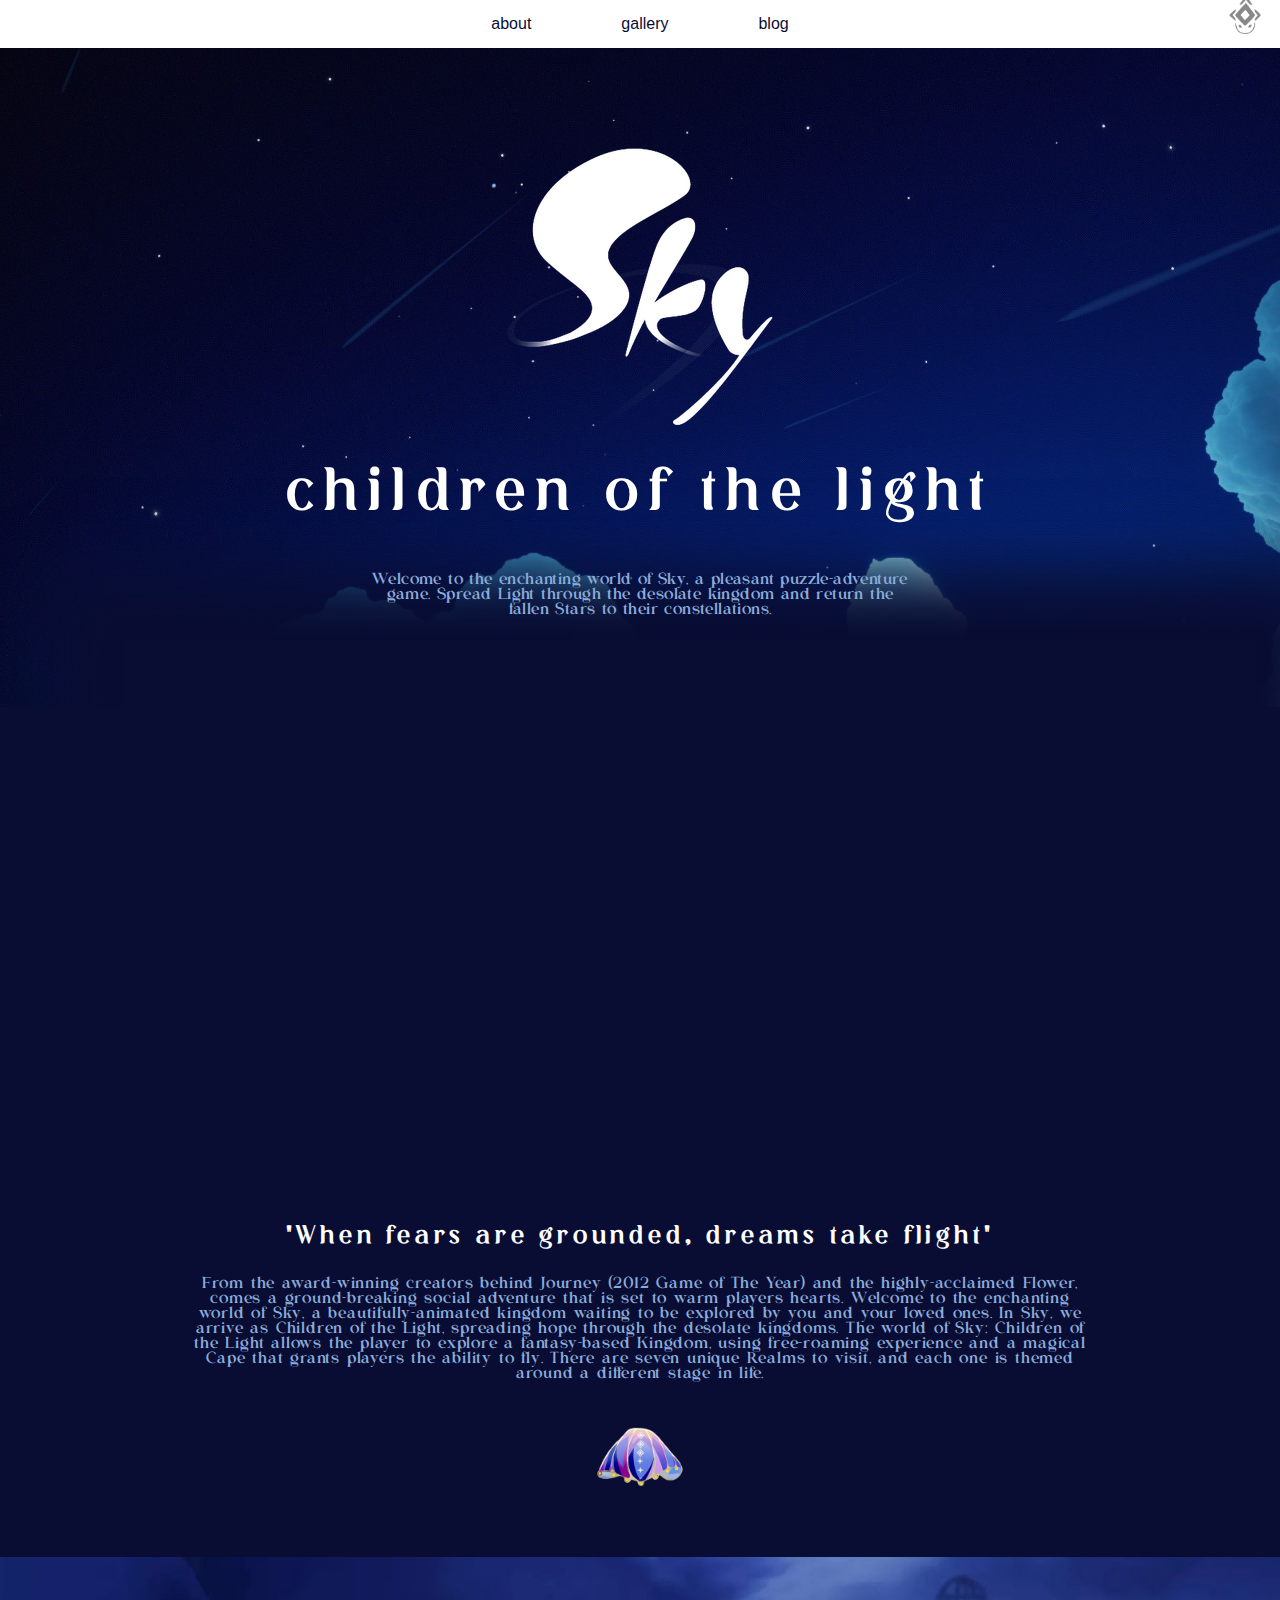
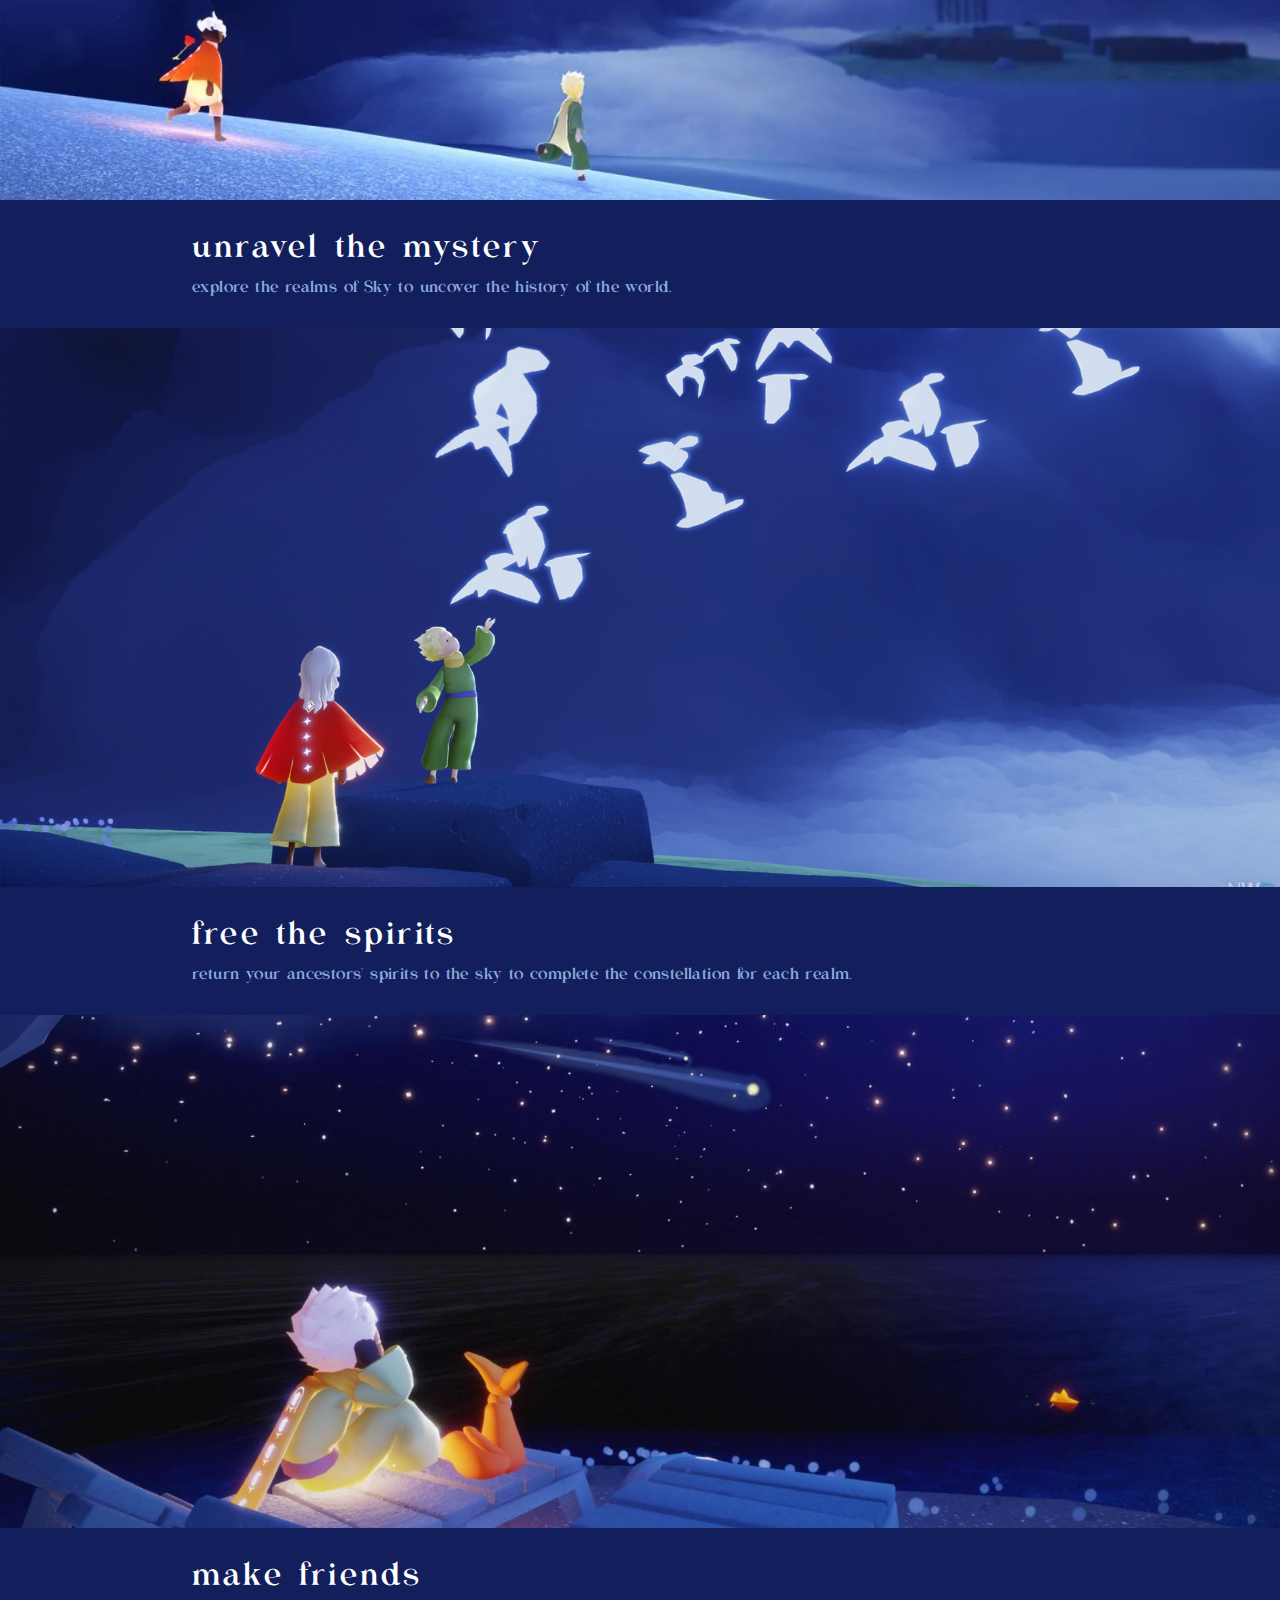
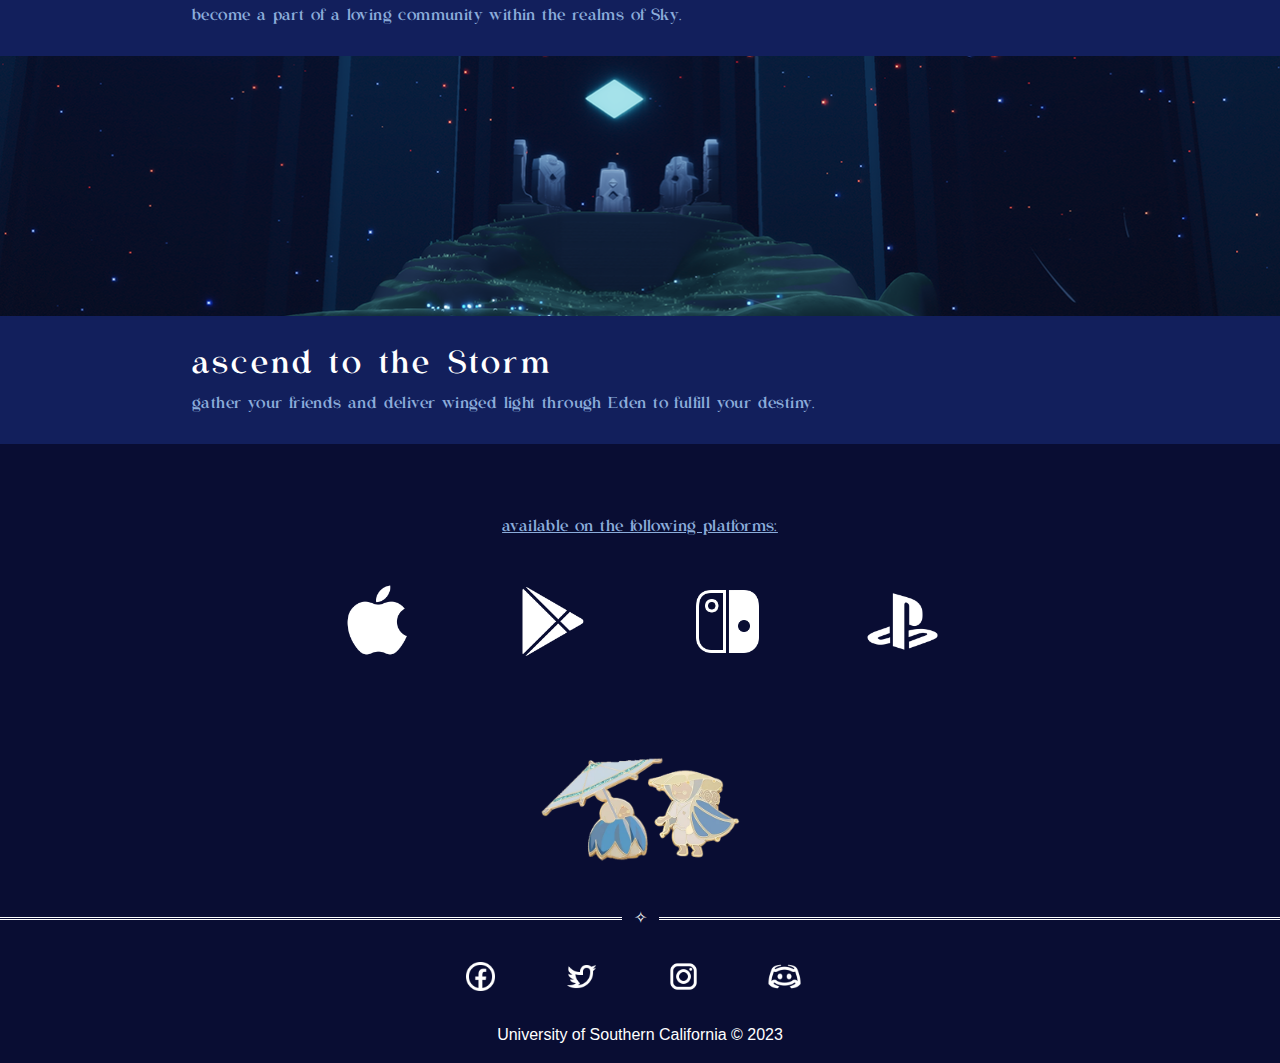
<file: index.html>
<!DOCTYPE html>
<html>
  <head>
    <title>Sky Children of the Light Fansite</title>
    <meta charset="UTF-8" />
    <meta name="viewport" content="width=device-width, initial-scale=1" />
    <link rel="stylesheet" href="about.css" />
    <link rel="stylesheet" href="sitewide.css" />
    <link
      rel="stylesheet"
      href="https://fonts.googleapis.com/css?family=Inconsolata"
    />
    <style>
      @media (max-width: 1623px) {
        .header-description {
          top: 55%;
        }
      }
    </style>
  </head>

  <body>
    <div class="navbar">
      <a class="def-button" href="index.html"> about </a>

      <a class="def-button" href="gallery.html"> gallery </a>
      <a class="def-button" href="blog.html"> blog </a>
      <button class="log-button" id="logout-button">
        <img
          src="img/icon-png/Elder-Mask-Icon-Forest-Morybel-0146.webp"
          alt=""
        />
      </button>
    </div>
    <div class="main">
      <div class="center">
        <img src="img/sky logo.png" alt="sky logo" />

        <h4>children of the light</h4>
        <span class="main-desc"
          >Welcome to the enchanting world of Sky, a pleasant puzzle-adventure
          game. Spread Light through the desolate kingdom and return the fallen
          Stars to their constellations.
        </span>
      </div>

      <div class="contents">
        <iframe
          src="https://www.youtube.com/embed/IsbrHWMZXn4"
          title="YouTube video player"
          frameborder="0"
          allow="accelerometer; autoplay; clipboard-write; encrypted-media; gyroscope; picture-in-picture; web-share"
          allowfullscreen
        ></iframe>

        <h5>"When fears are grounded, dreams take flight"</h5>
        <span class="sum"
          >From the award-winning creators behind Journey (2012 Game of The
          Year) and the highly-acclaimed Flower, comes a ground-breaking social
          adventure that is set to warm players hearts. Welcome to the
          enchanting world of Sky, a beautifully-animated kingdom waiting to be
          explored by you and your loved ones. In Sky, we arrive as Children of
          the Light, spreading hope through the desolate kingdoms. The world of
          Sky: Children of the Light allows the player to explore a
          fantasy-based Kingdom, using free-roaming experience and a magical
          Cape that grants players the ability to fly. There are seven unique
          Realms to visit, and each one is themed around a different stage in
          life.</span
        >
        <img
          class="icon-img"
          src="img/defaultpg/Lightseeker_Cape_Pin.png"
          alt=""
        />
        <!-- <img class = "icon-img manta" src="img/defaultpg/Manta_Pin.webp" alt=""> -->
        <!-- <img class = "icon-img" src="img/defaultpg/Lightseeker_Cape_Pin.png" alt=""> -->
        <div class="quote">
          <img class="banner" src="img/defaultpg/try.jpeg" alt="" />
          <div class="tut">
            <div class="tut-title">unravel the mystery</div>
            <span class="tut-desc"
              >explore the realms of Sky to uncover the history of the
              world.</span
            >
          </div>

          <!-- <div class = "fade"></div> -->
          <img class="banner" src="img/defaultpg/12.jpeg" alt="" />
          <div class="tut">
            <div class="tut-title">free the spirits</div>
            <span class="tut-desc"
              >return your ancestors' spirits to the sky to complete the
              constellation for each realm.</span
            >
          </div>

          <img class="banner" src="img/defaultpg/plrv3kge5eh71.jpeg" alt="" />
          <div class="tut">
            <div class="tut-title">make friends</div>
            <span class="tut-desc"
              >become a part of a loving community within the realms of
              Sky.</span
            >
          </div>

          <img
            class="banner"
            src="img/defaultpg/EdPqwy3UYAEdI3H.png-large.png"
            alt=""
          />
          <div class="tut">
            <div class="tut-title">ascend to the Storm</div>
            <span class="tut-desc"
              >gather your friends and deliver winged light through Eden to
              fulfill your destiny.</span
            >
          </div>
        </div>

        <span class="underline">available on the following platforms:</span>
        <div class="platforms">
          <div class="logo-platform">
            <a
              href="https://apps.apple.com/us/app/sky-children-of-the-light/id1462117269"
            >
              <img src="img/logos/icons8-apple-logo-500.png" alt="apple" />
            </a>
          </div>
          <div class="logo-platform">
            <a
              href="https://play.google.com/store/apps/details?id=com.tgc.sky.android&hl=en_US&gl=US"
            >
              <img
                src="img/logos/icons8-google-play-500.png"
                alt="google play"
              />
            </a>
          </div>
          <div class="logo-platform">
            <a
              href="https://www.nintendo.com/store/products/sky-children-of-the-light-switch/"
            >
              <img
                src="img/logos/icons8-nintendo-switch-logo-500.png"
                alt="nintendo switch"
              />
            </a>
          </div>
          <div class="logo-platform">
            <a href="https://store.playstation.com/en-us/concept/10004206">
              <img
                src="img/logos/icons8-playstation-480.png"
                alt="play station"
              />
            </a>
          </div>
        </div>
        <!-- platforms end -->
      </div>

      <img
        class="soul-img"
        src="img/defaultpg/Soulmates_in_Sky_Pins.webp"
        alt=""
      />
    </div>
    <hr />

    <!-- Footer -->
    <div class="footer">
      <div class="icons">
        <a class="icon facebook" href="https://www.facebook.com/thatskygame/">
          <img src="img/logos/facebook-white.png" alt="" />
        </a>
        <a class="icon twitter" href="https://twitter.com/thatskygame?lang=en">
          <img src="img/logos/twitter-white.png" alt="" />
        </a>
        <a
          class="icon instagram"
          href="https://www.instagram.com/thatskygamejp/"
        >
          <img src="img/logos/instagram-white.png" alt="" />
        </a>
        <a class="icon discord" href="https://discord.com/invite/thatskygame">
          <img src="img/logos/disc-white.png" alt="" />
        </a>
      </div>
      <div class="bottom-text">
        <p>University of Southern California &copy; 2023</p>
      </div>
    </div>

    <script>
      // Tabbed Menu
    </script>
  </body>
</html>
</file>
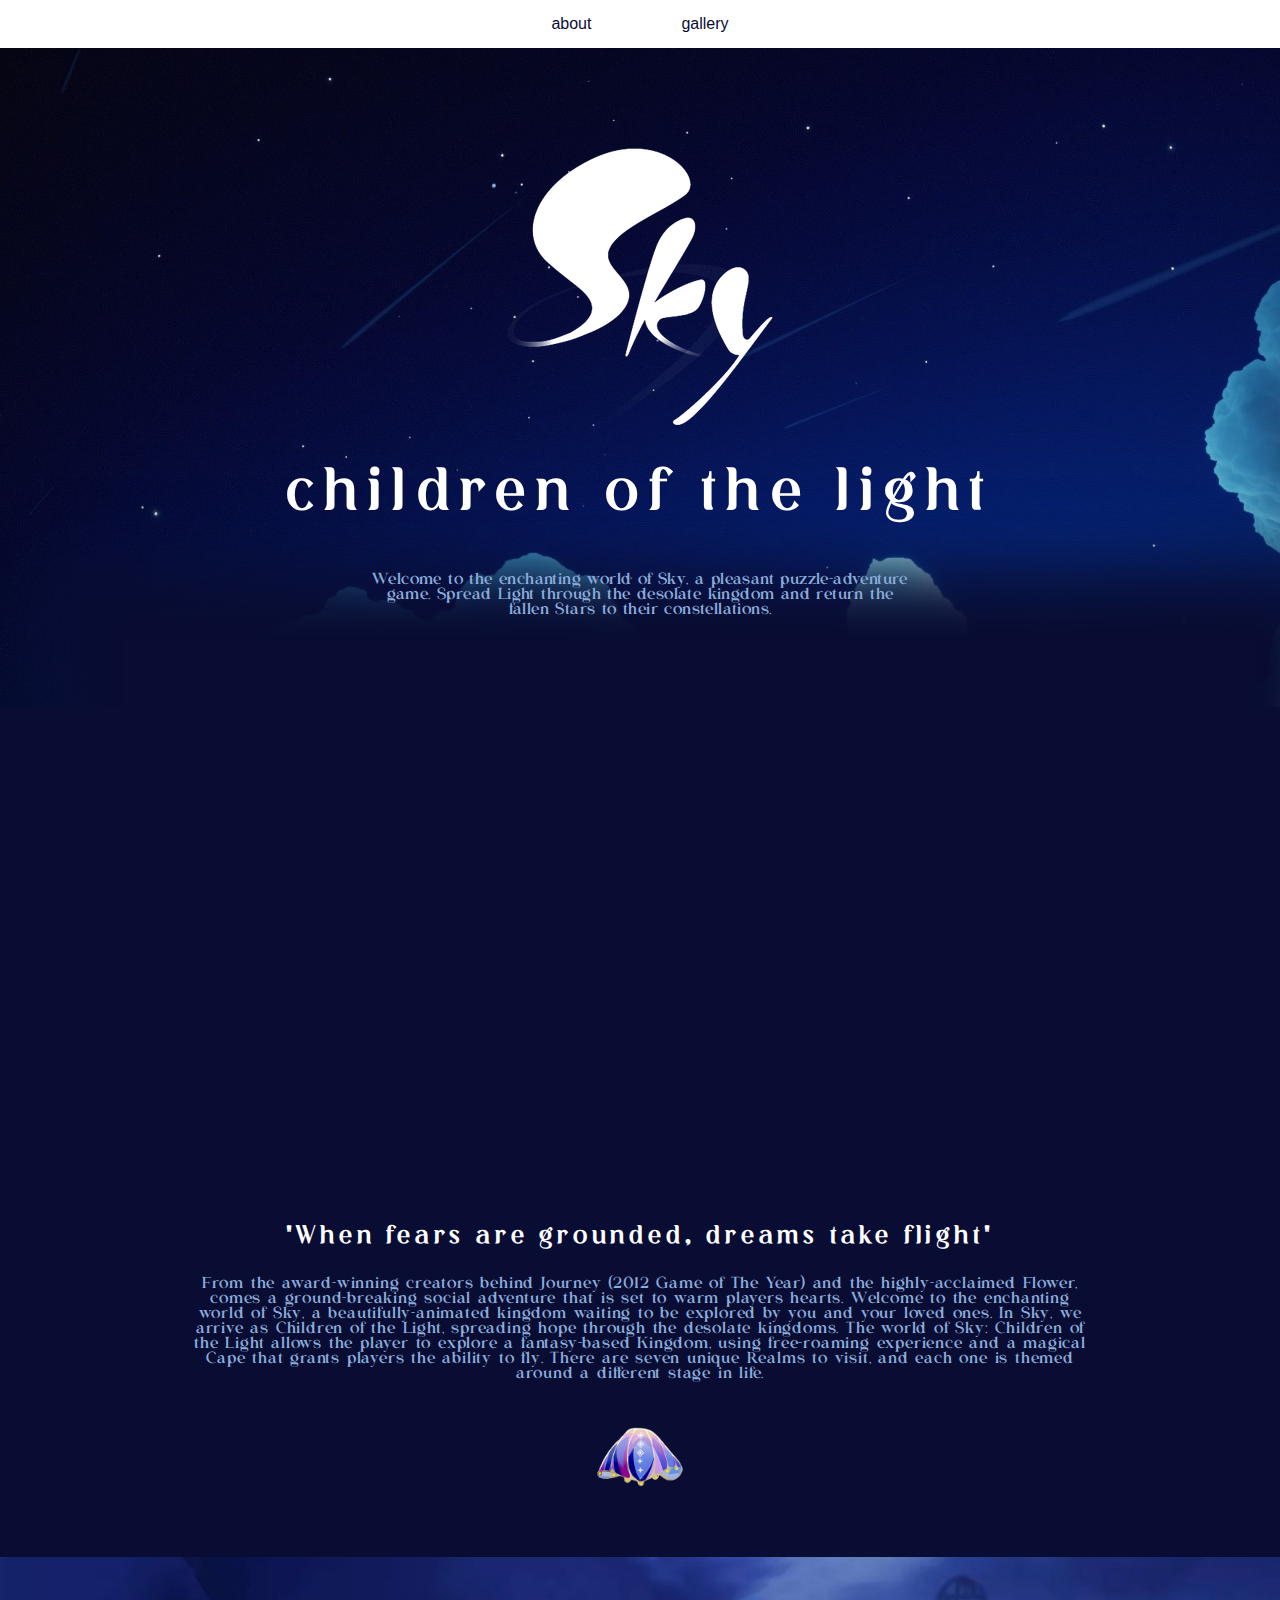
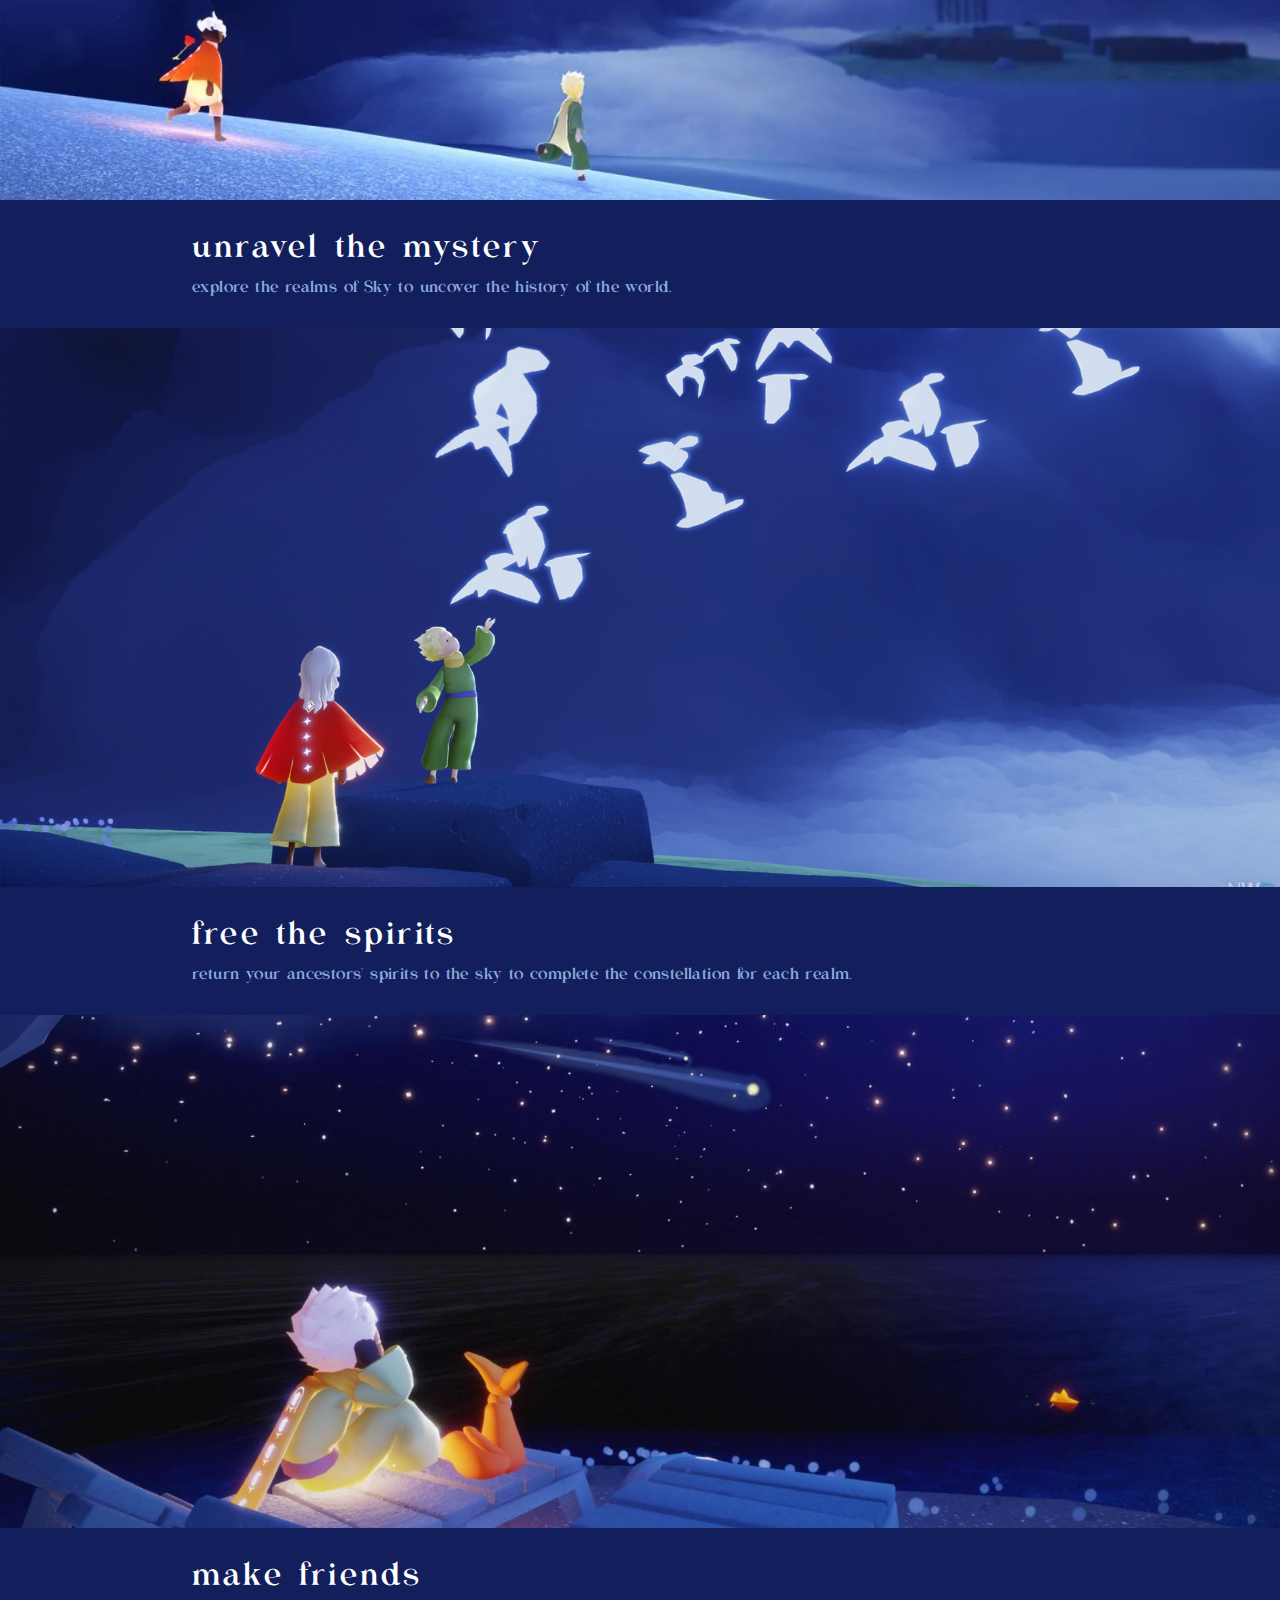
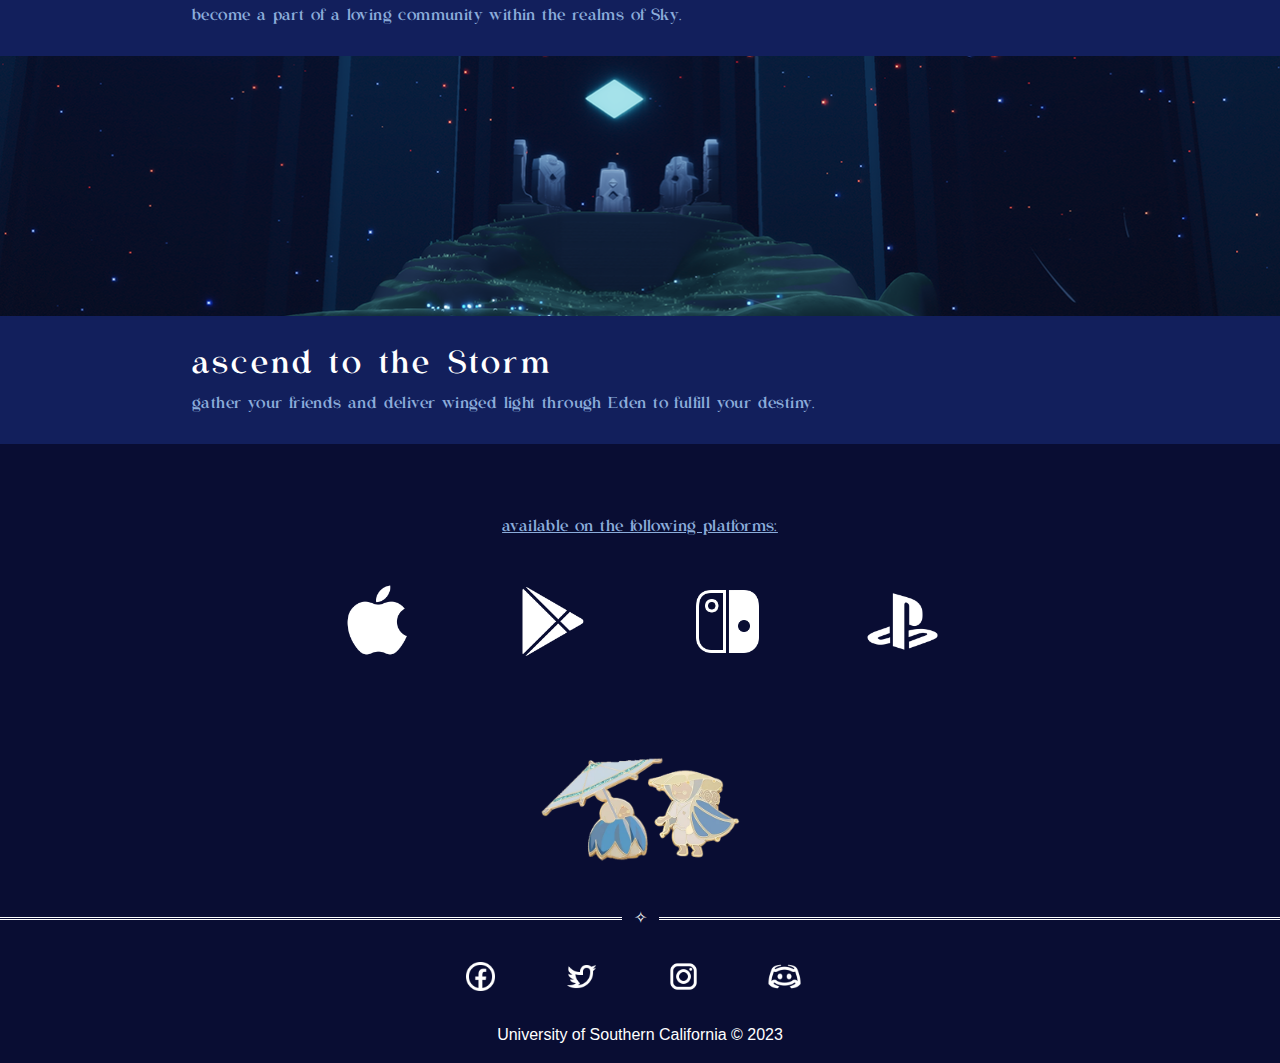
<file: about.html>
<!DOCTYPE html>
<html>

<head>
    <title>Sky Children of the Light Fansite</title>
    <meta charset="UTF-8">
    <meta name="viewport" content="width=device-width, initial-scale=1">
    <link rel="stylesheet" href="about.css">
    <link rel="stylesheet" href="sitewide.css">
    <link rel="stylesheet" href="https://fonts.googleapis.com/css?family=Inconsolata">
    <style>
        @media (max-width: 1623px) {

            .header-description {
                top: 55%;

            }

        }
    </style>
</head>

<body>
    <div class="navbar">
        <a class="def-button" href="about.html">
            about
        </a>

        <a class="def-button" href="gallery.html">
            gallery
        </a>


    </div>
    <div class="main">


        <div class="center">
            <img src="img/sky logo.png" alt="sky logo">

            <h4>children of the light</h4>
            <span class="main-desc">Welcome to the enchanting world of Sky, a pleasant puzzle-adventure game. Spread
                Light through the desolate kingdom and return the fallen Stars to their
                constellations. </span>
        </div>

        <div class="contents">

            <iframe src="https://www.youtube.com/embed/IsbrHWMZXn4" title="YouTube video player" frameborder="0"
                allow="accelerometer; autoplay; clipboard-write; encrypted-media; gyroscope; picture-in-picture; web-share"
                allowfullscreen></iframe>

            <h5>"When fears are grounded, dreams take flight"</h5>
            <span class="sum">From the award-winning creators behind Journey (2012 Game of The Year) and the
                highly-acclaimed
                Flower, comes a ground-breaking social adventure that is set to warm players hearts. Welcome to the
                enchanting world of Sky, a beautifully-animated kingdom waiting to be explored by you and your loved
                ones. In Sky, we arrive as Children of the Light, spreading hope through the desolate kingdoms. The
                world of Sky: Children of the Light allows the player to explore a fantasy-based Kingdom, using
                free-roaming experience and a magical Cape that grants players the ability to fly. There are seven
                unique Realms to visit, and each one is themed around a different stage in life.</span>
            <img class="icon-img" src="img/defaultpg/Lightseeker_Cape_Pin.png" alt="">
            <!-- <img class = "icon-img manta" src="img/defaultpg/Manta_Pin.webp" alt=""> -->
            <!-- <img class = "icon-img" src="img/defaultpg/Lightseeker_Cape_Pin.png" alt=""> -->
            <div class="quote">


                <img class="banner " src="img/defaultpg/try.jpeg" alt="">
                <div class="tut">
                    <div class="tut-title">unravel the mystery</div>
                    <span class="tut-desc">explore the realms of Sky to uncover the history of the world.</span>

                </div>



                <!-- <div class = "fade"></div> -->
                <img class="banner " src="img/defaultpg/12.jpeg" alt="">
                <div class="tut">
                    <div class="tut-title">free the spirits</div>
                    <span class="tut-desc">return your ancestors' spirits to the sky to complete the constellation
                        for each realm.</span>

                </div>



                <img class="banner " src="img/defaultpg/plrv3kge5eh71.jpeg" alt="">
                <div class="tut">
                    <div class="tut-title">make friends</div>
                    <span class="tut-desc">become a part of a loving community within the realms of Sky.</span>

                </div>

                <img class="banner " src="img/defaultpg/EdPqwy3UYAEdI3H.png-large.png" alt="">
                <div class="tut">
                    <div class="tut-title">ascend to the Storm</div>
                    <span class="tut-desc">gather your friends and deliver winged light through Eden to fulfill
                        your destiny.</span>

                </div>




            </div>


            <span class = "underline">available on the following platforms:</span>
            <div class="platforms">

                <div class="logo-platform">
                    <a href="https://apps.apple.com/us/app/sky-children-of-the-light/id1462117269">
                        <img src="img/logos/icons8-apple-logo-500.png" alt="apple">
                    </a>
                </div>
                <div class="logo-platform">
                    <a href="https://play.google.com/store/apps/details?id=com.tgc.sky.android&hl=en_US&gl=US">
                        <img src="img/logos/icons8-google-play-500.png" alt="google play">
                    </a>
                </div>
                <div class="logo-platform">
                    <a href="https://www.nintendo.com/store/products/sky-children-of-the-light-switch/">
                        <img src="img/logos/icons8-nintendo-switch-logo-500.png" alt="nintendo switch">
                    </a>
                </div>
                <div class="logo-platform">
                    <a href="https://store.playstation.com/en-us/concept/10004206">
                        <img src="img/logos/icons8-playstation-480.png" alt="play station">
                    </a>
                </div>


            </div>
            <!-- platforms end -->


        </div>











        <img class = "soul-img" src="img/defaultpg/Soulmates_in_Sky_Pins.webp" alt="">
    </div>
    <hr>
    
    <!-- Footer -->
    <div class="footer ">
        <div class="icons">
            <a class="icon facebook" href="https://www.facebook.com/thatskygame/">
                <img src="img/logos/facebook-white.png" alt="">
            </a>
            <a class="icon twitter" href="https://twitter.com/thatskygame?lang=en">
                <img src="img/logos/twitter-white.png" alt="">
            </a>
            <a class="icon instagram" href="https://www.instagram.com/thatskygamejp/">
                <img src="img/logos/instagram-white.png" alt="">
            </a>
            <a class="icon discord" href="https://discord.com/invite/thatskygame">
                <img src="img/logos/disc-white.png" alt="">
            </a>
        </div>
        <div class="bottom-text">
            <p>University of Southern California &copy; 2023</p>
        </div>
    </div>


    <script>
// Tabbed Menu

    </script>

</body>

</html>
</file>
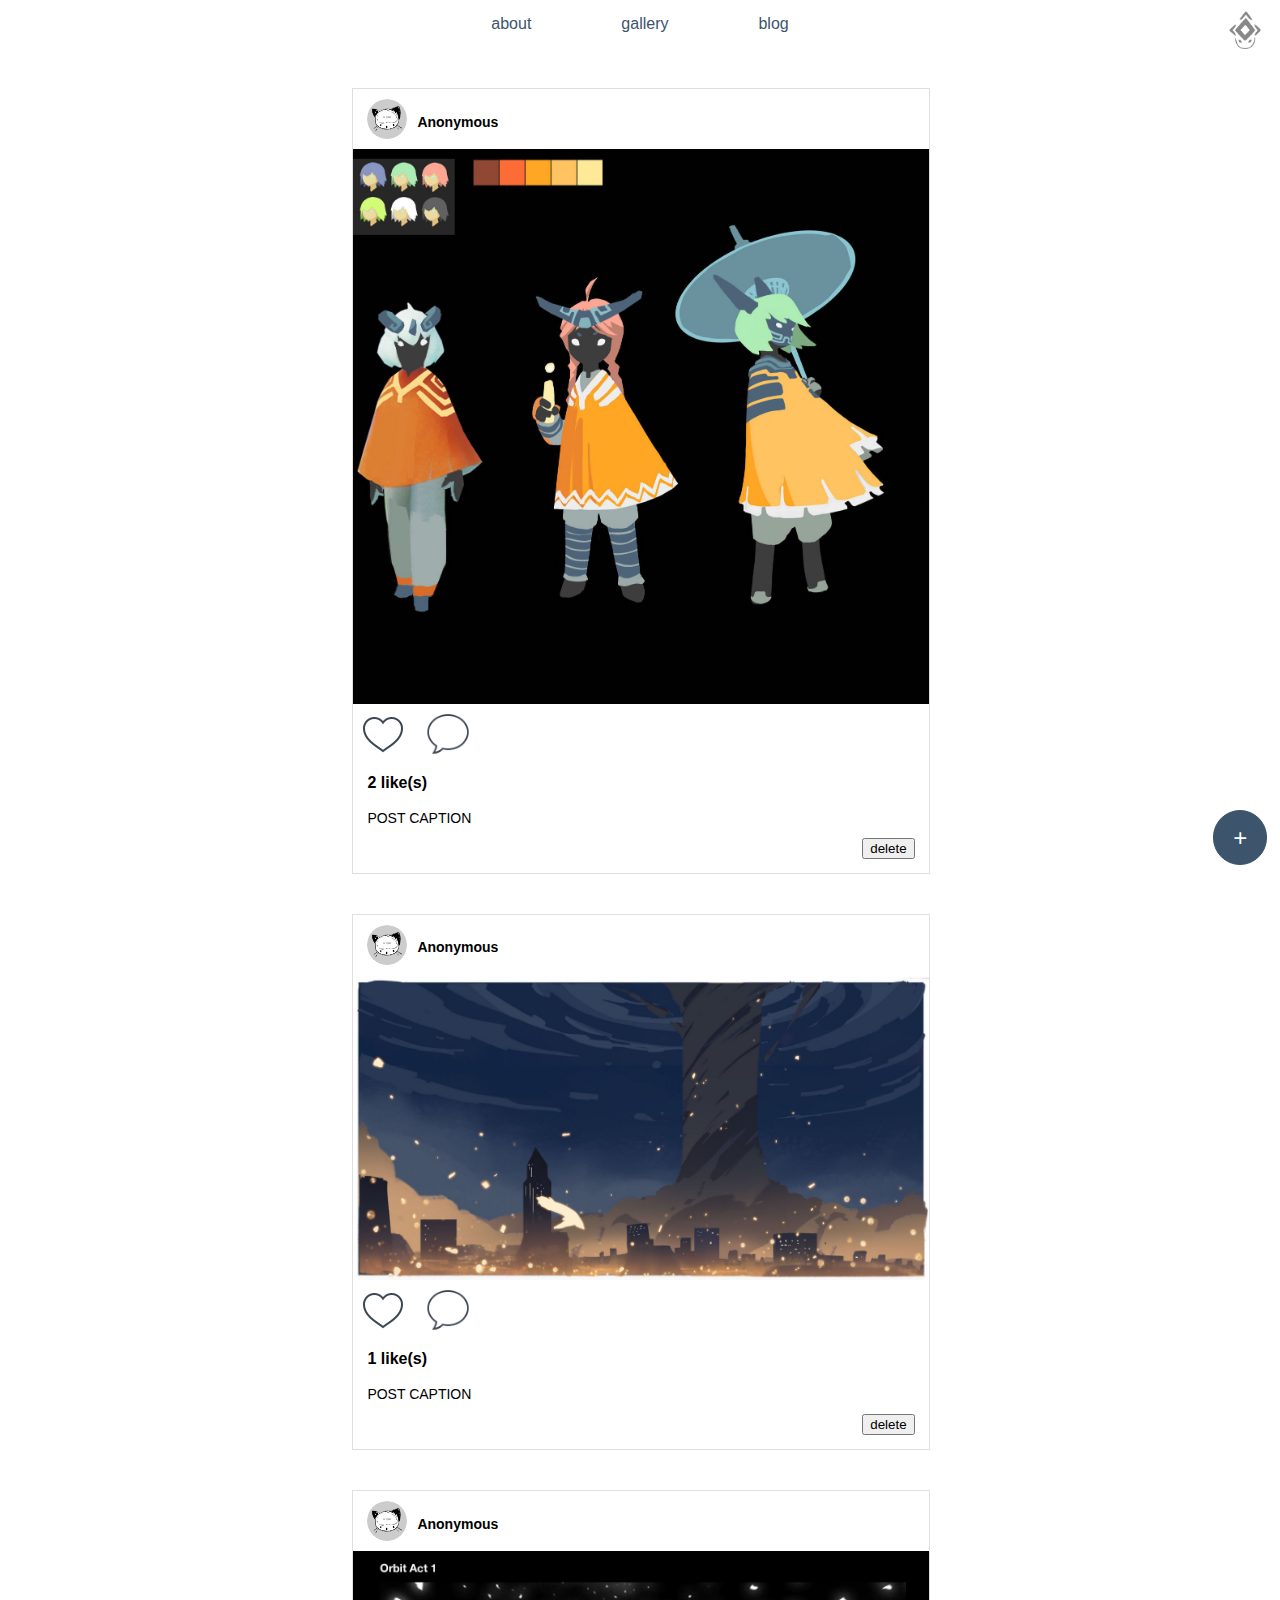
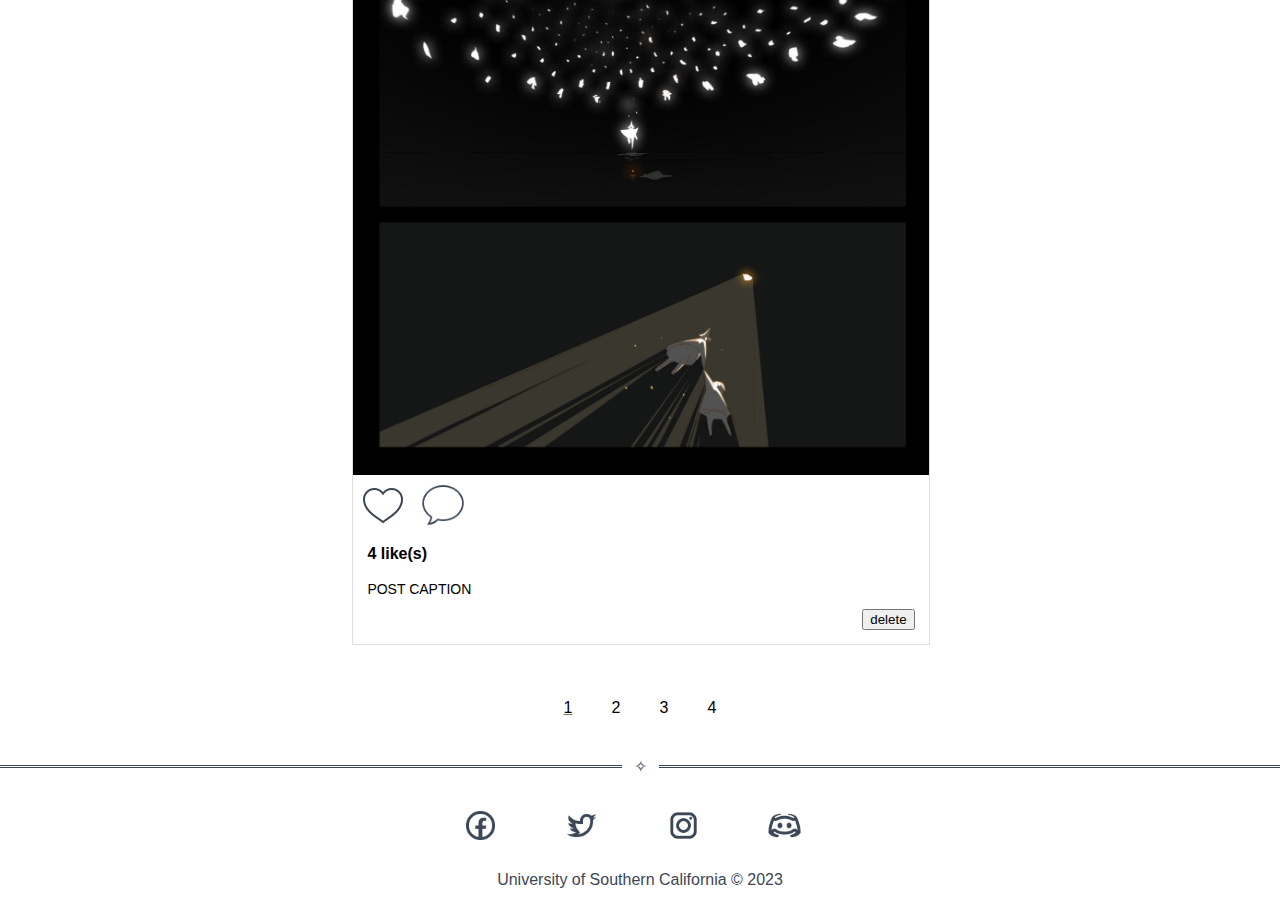
<file: blog.html>
<!DOCTYPE html>
<html>
  <head>
    <title>ITP 303 Final Project</title>
    <meta charset="UTF-8" />
    <meta name="viewport" content="width=device-width, initial-scale=1" />
    <link rel="stylesheet" href="blog.css" />
    <link rel="stylesheet" href="sitewide.css" />
    <link
      rel="stylesheet"
      href="https://fonts.googleapis.com/css?family=Inconsolata"
    />
    <style></style>
  </head>

  <body>
    <a href="postForm.html">
      <button class="def-button" id="post-button">+</button>
    </a>

    <div class="main">
      <div class="navbar">
        <a class="def-button" href="index.html"> about </a>

        <a class="def-button" href="gallery.html"> gallery </a>
        <a class="def-button" href="blog.html"> blog </a>
        <button class="log-button" id="logout-button">
          <img
            src="img/icon-png/Elder-Mask-Icon-Forest-Morybel-0146.webp"
            alt=""
          />
        </button>
      </div>

      <div id="p-stream" class="post-stream">
        <div class="post">
          <div class="info">
            <div class="user">
              <div class="profile-pic">
                <img src="img/gray-empty-cat-img.jpg" alt="" />
              </div>

              <div class="username">Anonymous</div>
            </div>
          </div>

          <img
            class="post-image"
            src="img/concept-art/c1/088_Sky.jpeg"
            alt=""
          />

          <div class="post-content">
            <div class="reactions">
              <!-- like png -->
              <img
                id="h"
                class="h post-icon"
                onclick="toggleLike()"
                src="img/icon-png/like.png"
                alt=""
              />
              <img
                id="hf"
                class="hf post-icon hidden"
                onclick="toggleLike()"
                src="img/icon-png/like-filled.png"
                alt=""
              />
              <!-- comment png -->
              <a class="post-icon comment-png" href="detailedPost.html">
                <img class="post-icon" src="img/icon-png/comment.png" alt="" />
              </a>
            </div>
          </div>
          <div class="text-content">
            <p class="likes">2 like(s)</p>
            <p class="description">POST CAPTION</p>
            <div class="delete">
              <button class="delete-button" onclick="deletePost()">
                delete
              </button>
            </div>
          </div>
        </div>

        <div class="post">
          <div class="info">
            <div class="user">
              <div class="profile-pic">
                <img src="img/gray-empty-cat-img.jpg" alt="" />
              </div>

              <div class="username">Anonymous</div>
            </div>
          </div>

          <img
            class="post-image"
            src="img/concept-art/c6/186_Sky.jpeg"
            alt=""
          />

          <div class="post-content">
            <div class="reactions">
              <!-- like png -->
              <img
                class="h post-icon"
                onclick="toggleLike()"
                src="img/icon-png/like.png"
                alt=""
              />
              <img
                class="hf post-icon hidden"
                onclick="toggleLike()"
                src="img/icon-png/like-filled.png"
                alt=""
              />
              <!-- comment png -->
              <a class="post-icon comment-png" href="detailedPost.html">
                <img class="post-icon" src="img/icon-png/comment.png" alt="" />
              </a>
            </div>
          </div>
          <div class="text-content">
            <p class="likes">1 like(s)</p>
            <p class="description">POST CAPTION</p>
            <div class="delete">
              <button class="delete-button">delete</button>
            </div>
          </div>
        </div>

        <div class="post">
          <div class="info">
            <div class="user">
              <div class="profile-pic">
                <img src="img/gray-empty-cat-img.jpg" alt="" />
              </div>

              <div class="username">Anonymous</div>
            </div>
          </div>

          <img class="post-image" src="img/concept-art/203_Sky.jpeg" alt="" />

          <div class="post-content">
            <div class="reactions">
              <!-- like png -->
              <img class="post-icon" src="img/icon-png/like.png" alt="" />
              <!-- comment png -->
              <img
                class="post-icon comment-png"
                src="img/icon-png/comment.png"
                alt=""
              />
            </div>
          </div>
          <div class="text-content">
            <p class="likes">4 like(s)</p>
            <p class="description">POST CAPTION</p>
            <div class="delete">
              <button class="delete-button">delete</button>
            </div>
          </div>
        </div>
      </div>
      <!-- end post-stream -->

      <div class="page-count">
        <p class="page1 underline">1</p>
        <p class="page2">2</p>
        <p class="page3">3</p>
        <p class="page4">4</p>
      </div>
    </div>

    <div class="bottom">
      <hr />

      <!-- Footer -->
      <div class="footer">
        <div class="icons">
          <a class="icon facebook" href="https://www.facebook.com/thatskygame/">
            <img src="img/logos/facebook-blue.png" alt="" />
          </a>
          <a
            class="icon twitter"
            href="https://twitter.com/thatskygame?lang=en"
          >
            <img src="img/logos/twitter-blue.png" alt="" />
          </a>
          <a
            class="icon instagram"
            href="https://www.instagram.com/thatskygamejp/"
          >
            <img src="img/logos/instagram-blue.png" alt="" />
          </a>
          <a class="icon discord" href="https://discord.com/invite/thatskygame">
            <img src="img/logos/discord-blue.png" alt="" />
          </a>
        </div>
        <div class="bottom-text">
          <p class="tgc">University of Southern California &copy; 2023</p>
        </div>
      </div>
    </div>
    <script src="blog.js"></script>
    <script>
      // Tabbed Menu
    </script>
  </body>
</html>
</file>
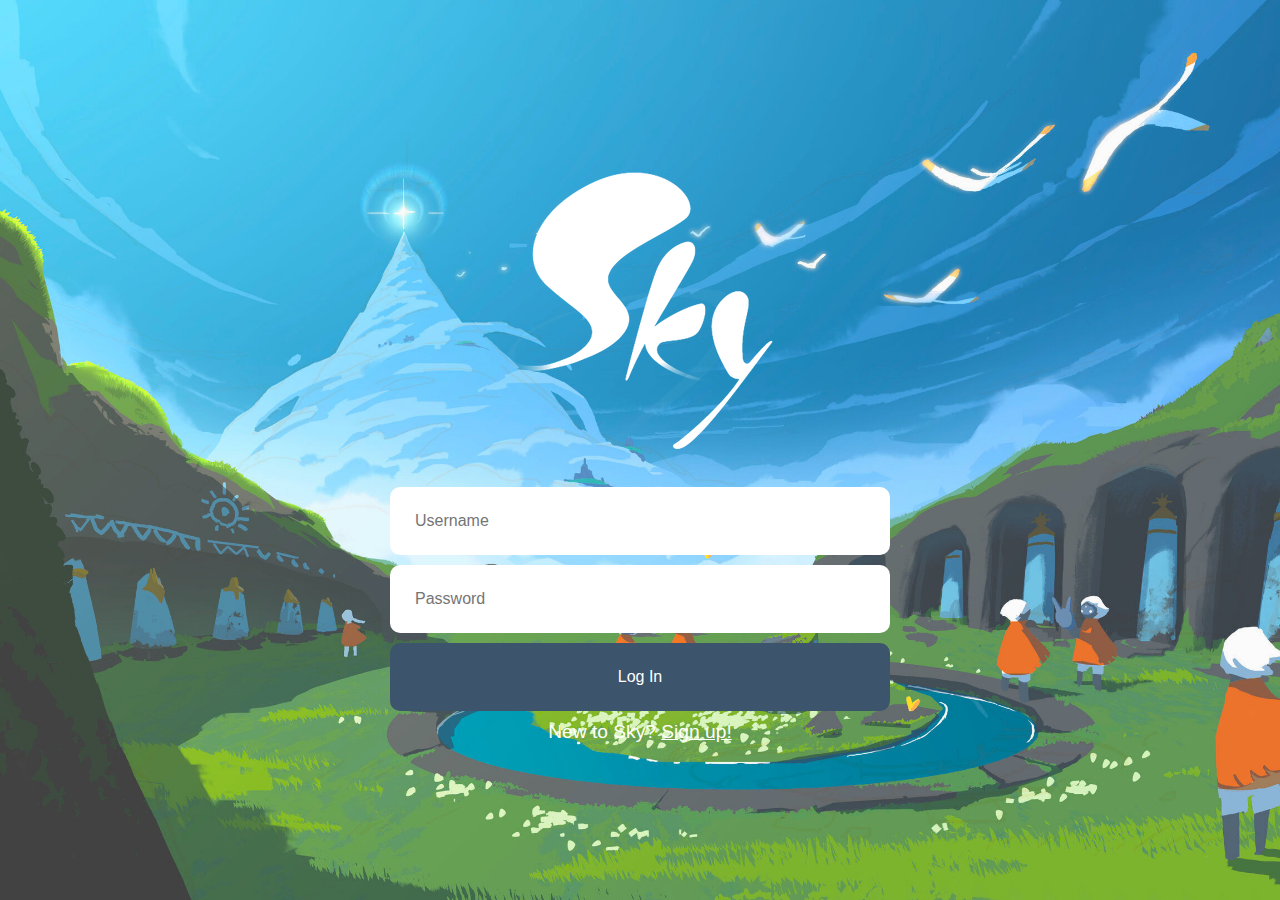
<file: default.html>
<!DOCTYPE html>
<html>

<head>
    <title>ITP 303 Final Project</title>
    <meta charset="UTF-8">
    <meta name="viewport" content="width=device-width, initial-scale=1">
    <link rel="stylesheet" href="default.css">
    <link rel="stylesheet" href="sitewide.css">
    <link rel="stylesheet" href="https://fonts.googleapis.com/css?family=Inconsolata">
    <style>

    </style>
</head>

<body>

    <div class="default">
        <div class="main">
            <!-- logo -->
            <div class="center">
                <img src="img/sky logo.png" alt="sky logo">
            </div>





                <div class = "login">
                    <form id = "login-form" action="">
                        
                        <div class="inputs">

                                <input type="text" placeholder="Username" id = "username-login" name="username-login" required>

                                <input type="text" placeholder="Password" id = "password-login" name="password-login" required>

                        </div>
                        <button class="submit-button" type="submit">Log In</button>
                    </form>
                    <div class = "su-redirect">
                        New to Sky?
                        <button onclick= "toggleRegistration()" >Sign up!</button>
                    </div>

                </div>

                <div class = "signup hidden">
                    <form id = "signup-form" action="">
                        
                        <div class="inputs">
                                <input type="text" placeholder="Email" id = "email" name="email" required>
                                <input type="text" placeholder="Username" id = "username-signup" name="username-signup" required>

                                <input type="text" placeholder="Password" id = "password-signup" name="password-signup" required>

                        </div>
                        <button class="submit-button" type="submit">Sign Up</button>
  


                    </form>
                    <div class = "su-redirect">
                        Already have an account?
                        <button onclick= "toggleRegistration()" >Log in</button>
                    </div>
                </div>

   



            
        </div>

        
    </div>

    <!-- Footer -->
    <script src="default.js"></script>
    <script>
        
        document.querySelector("#login-form").onsubmit = function () {
            const username = document.querySelector("#username-login").value.trim();
            const password = document.querySelector("#password-login").value.trim();

            console.log(username + " " + password);
            return false;
        } 

        document.querySelector("#signup-form").onsubmit = function () {
            const email = document.querySelector("#email").value.trim();
            const username = document.querySelector("#username-signup").value.trim();
            const password = document.querySelector("#password-signup").value.trim();

            console.log(email + " " + username + " " + password);
            return false;
        } 

    </script>

</body>

</html>
</file>
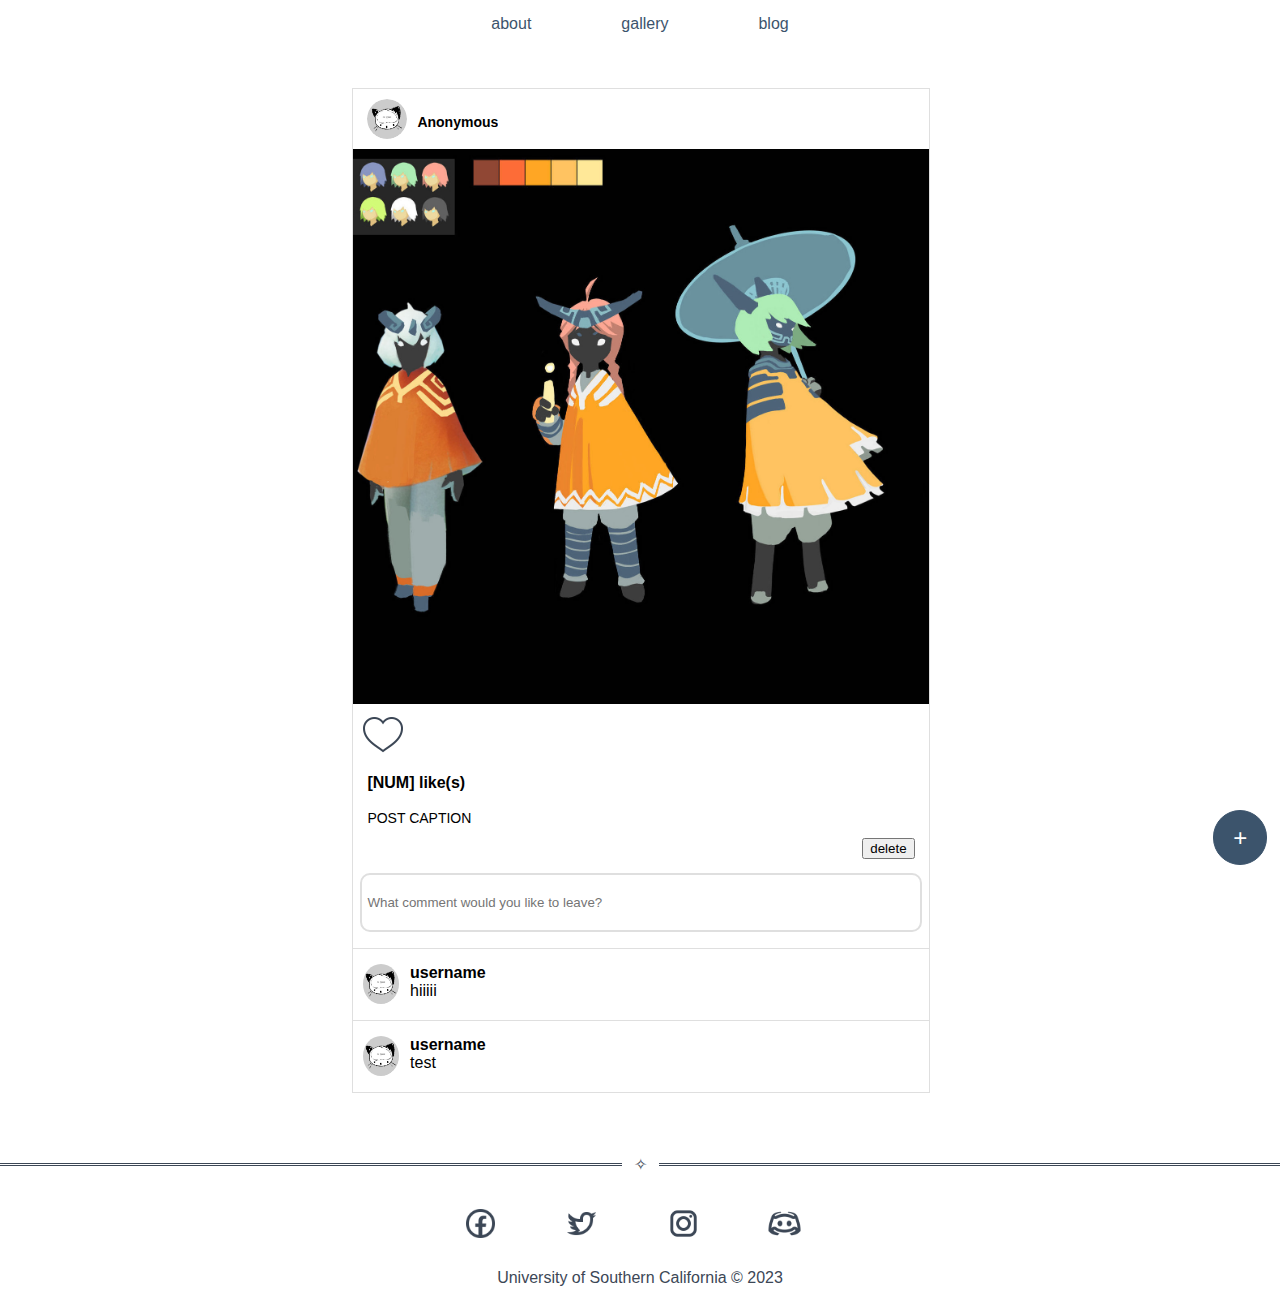
<file: detailedPost.html>
<!DOCTYPE html>
<html>

<head>
    <title>ITP 303 Final Project</title>
    <meta charset="UTF-8">
    <meta name="viewport" content="width=device-width, initial-scale=1">
    <link rel="stylesheet" href="blog.css">
    <link rel="stylesheet" href="sitewide.css">
    <link rel="stylesheet" href="detailedPost.css">
    <link rel="stylesheet" href="https://fonts.googleapis.com/css?family=Inconsolata">
    <style>
    </style>
</head>

<body>
    <a href="postForm.html">
        <button class="def-button" id="post-button">+</button>
    </a>
    <div class="main">
        <div class="navbar">
            <a class="def-button" href="about.html">
                about
            </a>

            <a class="def-button" href="gallery.html">
                gallery
            </a>
            <a class="def-button" href="blog.html">
                blog
            </a>

        </div>

        <div id="p-stream" class="post-stream">

            <div class="post">
                <div class="info">
                    <div class="user">
                        <div class="profile-pic">
                            <img src="img/gray-empty-cat-img.jpg" alt="">
                        </div>

                        <div class="username">Anonymous</div>
                    </div>
                </div>

                <img class="post-image" src="img/concept-art/c1/088_Sky.jpeg" alt="">

                <div class="post-content">
                    <div class="reactions">
                        <!-- like png -->
                        <img id="h" class="post-icon" onclick="toggleLike()" src="img/icon-png/like.png" alt="">
                        <img id="hf" class="post-icon hidden" onclick="toggleLike()" src="img/icon-png/like-filled.png"
                            alt="">
                        <!-- comment png -->
                        <!-- <img class="post-icon comment-png" src="img/icon-png/comment.png" alt=""> -->
                    </div>
                </div>
                <div class="text-content">
                    <p class="likes">[NUM] like(s)</p>
                    <p class="description">POST CAPTION</p>
                    <div class="delete">
                        <button class="delete-button">delete</button>
                    </div>
                </div>

                <div class="comment-input">
                    <form action="">
                        <div class="input-box">
                            <input type="text" placeholder="What comment would you like to leave?" id="comment"
                                name="comment">
                        </div>


                    </form>
                </div>

                <div class="comment-stream">
                    <dl id="comment-list">
                        <dt>
                            <div class="comment-pic">
                                <img src="img/gray-empty-cat-img.jpg" alt="user profile picture">
                            </div>
                            <div class="comment-box">
                                <div class="comment-user">username</div>
                                <div class="comment-content">hiiiii</div>

                            </div>

                        </dt>


                    </dl>



                </div>





            </div>





        </div>
        <!-- end post-stream -->

    </div>

    <div class="bottom">
        <hr>

        <!-- Footer -->
        <div class="footer ">
            <div class="icons">
                <a class="icon facebook" href="https://www.facebook.com/thatskygame/">
                    <img src="img/logos/facebook-blue.png" alt="">
                </a>
                <a class="icon twitter" href="https://twitter.com/thatskygame?lang=en">
                    <img src="img/logos/twitter-blue.png" alt="">
                </a>
                <a class="icon instagram" href="https://www.instagram.com/thatskygamejp/">
                    <img src="img/logos/instagram-blue.png" alt="">
                </a>
                <a class="icon discord" href="https://discord.com/invite/thatskygame">
                    <img src="img/logos/discord-blue.png" alt="">
                </a>
            </div>
            <div class="bottom-text">
                <p class="tgc">University of Southern California &copy; 2023</p>
            </div>
        </div>
    </div>
    <script src="blog.js"></script>
    <script src="detailedPost.js"></script>
    <script>
        
        addComment("username", "test");

    </script>

</body>

</html>
</file>
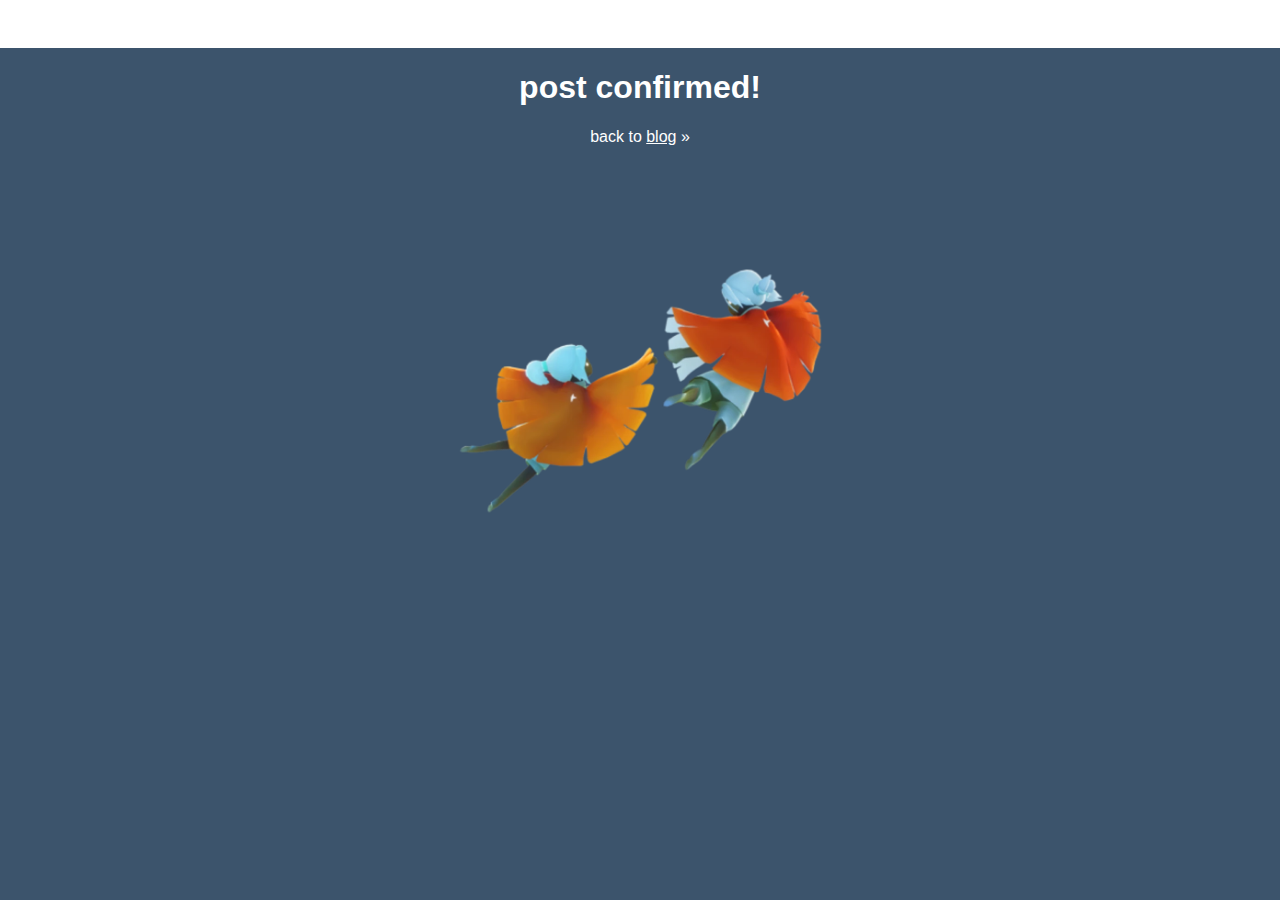
<file: postConfirmation.html>
<!DOCTYPE html>
<html>

<head>
    <title>ITP 303 Final Project</title>
    <meta charset="UTF-8">
    <meta name="viewport" content="width=device-width, initial-scale=1">
    <link rel="stylesheet" href="postForm.css">
    <link rel="stylesheet" href="postConfirmation.css">
    <link rel="stylesheet" href="sitewide.css">
    <link rel="stylesheet" href="https://fonts.googleapis.com/css?family=Inconsolata">
    <style>
    </style>
</head>

<body>
    <div class="navbar">
        <a class="def-button" href="about.php">
                about
            </a>

            <a class="def-button" href="gallery.php">
                gallery
            </a>
            <a class="def-button" href="blog.php">
               blog
            </a>

        </div>
    <div class="main">

        <h1>post confirmed!</h1>
        <span>back to <a href="blog.php">blog</a> &#187;</span>
        <img src="img/tutorial/two-sky-kids-png.webp" alt="">
    </div>

    <!-- Footer -->
    <div class="footer">
        <!-- <div class = "center">seeing if stuff goes here</div> -->
    </div>

    <script src="postForm.js"></script>


</body>

</html>
</file>
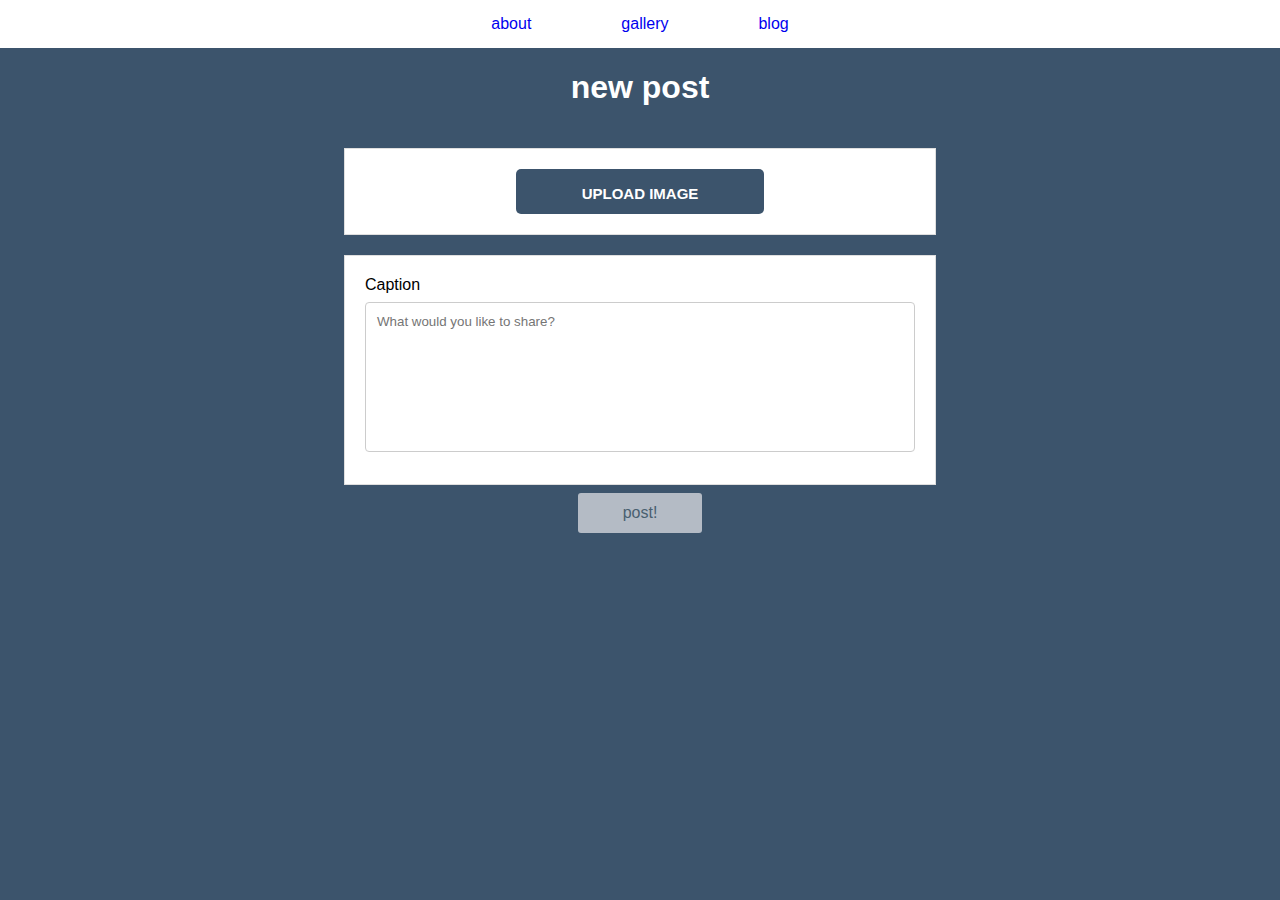
<file: postForm.html>
<!DOCTYPE html>
<html>

<head>
    <title>ITP 303 Final Project</title>
    <meta charset="UTF-8">
    <meta name="viewport" content="width=device-width, initial-scale=1">
    <link rel="stylesheet" href="postForm.css">
    <link rel="stylesheet" href="sitewide.css">
    <link rel="stylesheet" href="https://fonts.googleapis.com/css?family=Inconsolata">
    <style>
    </style>
</head>

<body>

    <div class="main">
        <div class="navbar">
            <a class="def-button" href="about.html">
                about
            </a>

            <a class="def-button" href="gallery.html">
                gallery
            </a>
            <a class="def-button" href="blog.html">
               blog
            </a>

        </div>
        <h1>new post</h1>
        
        <form action="blog.html">
            <div class="form-input">
                <div class="img-preview">
                    <img id="img-file-preview">
                </div>
                <label for="img-file" required>Upload Image</label>
                <input type="file" id="img-file" accept="image/*" onchange="showPreview(event);">

            </div>

            <div class="caption-form">

                <label for="caption" required>Caption</label>
                <!-- <input type="text" id="caption" name="caption-content" placeholder="What would you like to share?"> -->
                <textarea name="caption-content" id="caption" cols="30" rows="10" maxlength="1000"
                    placeholder="What would you like to share?"></textarea>


            </div>
            <button class="disabled-button" disabled>post!</button>
            <!-- <button class="def-button" >post!</button> -->
        </form>
    </div>

    <!-- Footer -->
    <div class="footer">
        <!-- <div class = "center">seeing if stuff goes here</div> -->
    </div>

    <script src="postForm.js"></script>


</body>

</html>
</file>
<file: about.css>
body {
    margin: 0;
    padding: 0;
    /* background-color: #3c4756; */
    background-color: rgb(9, 13, 51);
    width: 100%;
    
}

.def-button{
    color: rgb(9, 13, 51);
}

.def-button:hover {
    background-color: rgb(9, 13, 51); /* Green */
    /* color: white; */
    
}

.main {
    display: flex;
    flex-direction: column;
    justify-content: center;
    align-items: center;

}

.center {
    
    display: flex;
    flex-direction: column;
    align-items: center;
    background-image: url("img/defaultpg/e8fe8d9802647ecbf17138470e329a45.jpeg");
    /* background-image: url("img/concept-art/c1/136_Sky.jpeg"); */
    background-size: cover;
    text-align: center;
    width: 100%;
    
}

.center img {
    margin-top: 100px;
}

.center h4 {
    position: relative;
    bottom: 60px;
    
}

.center span {
    position: relative;
    bottom: 90px;
}


.icon-img {
    width: 100px;
    height: auto;
    /* margin-top: 100px; */
    margin-bottom: 50px;
}

.soul-img {
    width: 200px;
    height: auto;
    /* margin-top: 100px; */
    /* margin-bottom: 50px; */
}

.manta {
    position: relative;
    bottom: 200px;
}

.banner{
    width: 100%;
    
}
iframe {
    margin-top: 1%;
    margin-bottom: 1%;
    min-width: 600px;
    height: 450px;
    width: 25%;
    
}

.sum {
    width: 70%;
    text-align: center;
    margin: 2%;
    letter-spacing: .05em;
}

.tut-title {
    width: 40%;
    position: relative;
    font-size: 2em;
    font-family: hanoble;
    color: white;
    left: 15%;
    letter-spacing: .1em;
    margin-bottom: 15px;
    
}

.tut-desc {
    
    position: relative;
    left: 15%;
}

.tut {
    background-color: rgb(18, 31, 92);
    width: 100%;
    height: auto;
    padding-top: 2.5%;
    padding-bottom: 2.5%;
}



span {
    font-family: hanoble;
    color: #8bacda;
    letter-spacing: .025em;

}

.main-desc {
    min-width: 550px;
    width: 35%;
}

.quote{
    width: 100%;
    display: flex;
    align-items: center;
    flex-direction: column;
    margin-bottom: 75px;
}

.underline {
    text-decoration: underline;
   
}
p {
    line-height: 1.5;
    color: white;
    width: 80%;
}

h2 {
    margin-bottom: 0;
    color: white;
    
}

h4 {
    color: white;
    font-size: 3.5em;
    /* font-family: hanoble, sans-serif; */
    font-family: abigate, sans-serif;
    letter-spacing: .7rem;
    
}

h5 {
    color: white;
    font-size: 1.5em;
    /* font-family: hanoble, sans-serif; */
    font-family: abigate, sans-serif;
    letter-spacing: .3rem;
    margin-bottom: 0;
}

.platforms {
    display: flex;
    flex-direction: row;
}
.logo-platform {
    /* background-color: orange; */
    height: 75px;
    width: 75px;
    margin: 50px;
}


.header-banner {
    height: 800px;
    width: 100%;
    position: relative;
    /* background-color: pink; */

    color: white;
    background-image: url("img/concept-art/c1/136_Sky.jpeg");
    background-size: cover;
}

.header-description {
    /* background-color: pink; */
    width: 45%;
    min-width: 600px;
   
    position: absolute;
    top: 65%;
    left: 4%;
}

.contents {
    /* background-color: thistle; */
    display: flex;
    flex-direction: column;
    justify-content: center;
    align-items: center;

    width: 100%;
    background-color: rgb(9, 13, 51);
    box-shadow: 50px -140px 60px rgb(9, 13, 51);

}

.summary {
    /* background-color: pink; */
    width: 60%;
    min-width: 900px;
    display: flex;
    flex-direction: column;
    justify-content: center;
    align-items: center;
    text-align: center;
    padding-top: 2%;
    
}

.kids-img {
    /* background-color: pink; */
    height: 400px;
    display: flex;
    justify-content: center;

}

/* .kids-img > img {
    height: 100%;
    width: auto;
} */


hr {
    overflow: visible; /* For IE */
    padding: 0;
    border: none;
    border-top: medium double white;
    color: white;
    text-align: center;
    width: 100%;
}
hr:after {
    content: "✧";
    display: inline-block;
    position: relative;
    top: -0.7em;
    font-size: 1em;
    padding: 0 .75em;
    background: rgb(9, 13, 51)
}



.logo-platform img{
    width: 100%;
    height: 100%;
    object-fit: cover;
}

.footer {
    background-color: rgb(9, 13, 51);
    padding-bottom: 1%;
    width: 100%;
}

.icon {
    background-color: rgb(9, 13, 51);
}
.bottom-text {
    text-align: center;
    color: white;
    width:500px;
    /* background-color: pink; */
    display: flex;
    align-items: center;
    justify-content: center;
}

.log-button img {
    position: relative;
    bottom: 15px;
}
</file>
<file: sitewide.css>
@font-face {
    font-family: abigate;
    src: url("fonts/abigate\ desgo.ttf");
}

@font-face {
    font-family: hanoble;
    src: url("fonts/Hanoble.otf");
}

@import url('https://fonts.googleapis.com/css2?family=Roboto:wght@100;300&display=swap');

p, a, div {
    font-family: Roboto, sans-serif;
    font-weight: 300;
}
h2, h3 {
    font-family: abigate, fantasy;
    font-size: 4em;
    /* line-height: 0.1; */
    padding-bottom: 10px;
    margin: 0px;
}



.navbar {
    display: flex;
    justify-content: center;
    width: 100%;
    box-shadow: inset 0px 0px 40px 40px white;
    position: relative;
}

.disabled-button {
    background-color: #b4bbc5;
    border: 0;
    color: #495f70;
    padding: 11px 45px;
    text-align: center;
    text-decoration: none;
    display: inline-block;
    font-size: 16px;
    border-radius: 3px;
    transition-duration: 0.4s;
    margin-left: 15px;
    margin-right: 15px;
    margin-top: 8px;
    margin-bottom: 8px;

}


.def-button{
    background-color: white; /* Green */
    border: 0;
    padding: 15px 45px;
    text-align: center;
    text-decoration: none;
    display: inline-block;
    font-size: 16px;
    /* border-radius: 3px; */
    transition-duration: 0.4s;

  }
.def-button:hover {
    color: white;
    
}


.icon {
    height: 35px;
    width: 50px;
    border: none;
    text-decoration: none;
    margin: 2%;
    /* color: black; */
    
}


.icons {
    /* background-color: orange; */
    width: 100%;
    height: 60px;
    display: flex;
    justify-content: center;
    align-items: center;
}


.bottom-text {
    /* background-color: pink; */
    margin-bottom: 15px;
}

.icon > img {
    height: 100%;
    width: auto;
}
.icons > a {
    margin-left: 2%;
    margin-right: 2%;
}

.footer {
    
    height: 100px;
    /* background-color: pink; */
    display: flex;
    flex-direction: column;
    /* justify-content: center; */
    align-items: center;
}

.hidden {
    display: none;
}

.log-button {
    position: absolute;
    top: 10px;
    right: 10px;
    background: none;
    /* background-color: #3c546c; */
    color: white;
    border-radius: 2px;
    text-decoration: none;
    display: inline-block;
    border: none;
    padding: 11px 20px;
    z-index: 1;
    cursor: pointer;
    height: 40px;
    width: 50px; 
    margin: 0;
}

.log-button > img{
    height: auto;
    width: 100%;
    scale: 4.5;
}

.account-table {
    position: absolute;
    top: 55px;
    right: 15px;
    border: 1px solid #dfdfdf;
    border-radius: 4px;
    width: 175px;
    background-color: white;
}

.account-table > div{
    padding: 10px;
    /* background-color: pink; */
}
.account-table div:hover{
    background-color: #dfdfdf;
    /* background-color: pink; */
}
.af {
    
    border-top: 1px solid #dfdfdf;
}
.account {
    display: flex;
    align-items: center;
    padding: 0;
    margin: 0;
}
.account-pic {
    margin-left: 5px;
    width: 40px;
    height: 40px;
    border-radius: 50%;
    overflow: hidden;
    padding: 3px;
}

.account-pic img{
    width: 100%;
    height: 100%;
    object-fit: cover;
    border-radius: 50%;
    border: 2px solid #fff;
}

.acc-username {
    font-weight: bold;
}
</file>
<file: blog.css>
body {
  margin: 0;
  padding: 0;
}

.def-button {
  color: #3c546c;
}

.def-button:hover {
  background-color: #3c546c; /* Green */
  /* color: white; */
}

.main {
  display: flex;
  flex-direction: column;
  align-items: center;
  /* justify-content: center; */
}

.post-stream {
  /* background-color: pink; */
  width: 45%;
  min-width: 500px;
  margin-bottom: 3%;
}

.post {
  background-color: white;
  width: 100%;
  height: auto;
  border: 1px solid #dfdfdf;
  margin-top: 40px;
}

.info {
  /* background-color: pink; */
  width: 100%;
  height: 60px;
  display: flex;
  justify-content: space-between;
  align-items: center;
}

.info .username {
  width: auto;
  font-weight: bold;
  color: #000;
  font-size: 14px;
  margin-left: 10px;
}
.info .user {
  display: flex;
  align-items: center;
  padding-left: 2.5%;
}

.info .profile-pic {
  height: 40px;
  width: 40px;
  padding: 0;
  background: none;
}

.info .profile-pic img {
  border: none;
}

.post-image {
  width: 100%;
  height: auto;
  object-fit: cover;
}

.post-content {
  width: 100%;
  /* padding: 20px; */
}

.likes {
  font-weight: bold;
}

.description {
  margin: 10px 0;
  font-size: 14px;
  line-height: 20px;
}

.reactions {
  /* background-color: pink; */
  width: 100%;
  height: 50px;
  display: flex;
  margin-top: 0px;
  align-items: center;
}

.reactions .icon {
  height: 25px;
  margin: 0;
  margin-right: 20px;
}

.post-icon {
  height: 100%;
  cursor: pointer;
  margin: 0 5px;
  display: inline-block;
}

.comment-png {
  scale: 0.9;
}

.text-content {
  /* background-color: pink; */
  padding: 2.5%;
  padding-top: 0;
}

.profile-pic {
  width: 70px;
  height: 70px;
  border-radius: 50%;
  overflow: hidden;
  padding: 3px;
  background: linear-gradient(45deg, rgb(255, 230, 0), rgb(255, 0, 128) 80%);
}

.profile-pic img {
  width: 100%;
  height: 100%;
  object-fit: cover;
  border-radius: 50%;
  border: 2px solid #fff;
}

.username {
  width: 100%;
  overflow: hidden;
  text-align: center;
  font-size: 12px;
  margin-top: 5px;
  color: rgba(0, 0, 0, 0.5);
}

.footer {
  background-color: white;
}

.icon {
  background-color: white;
}
.bottom-text {
  color: #3c4756;
}

.page-count {
  width: 15%;
  /* background-color: pink; */
  display: flex;
  justify-content: space-around;
}

hr {
  overflow: visible; /* For IE */
  padding: 0;
  margin-top: 2.5%;
  border: none;
  border-top: medium double #3c4756;
  color: #3c4756;
  text-align: center;
  width: 100%;
}
hr:after {
  content: "✧";
  display: inline-block;
  position: relative;
  top: -0.7em;
  font-size: 1em;
  padding: 0 0.75em;
  background: white;
}

.underline {
  text-decoration: underline;
  text-decoration-color: #7c776d;
}

#post-button {
  /* margin-left: 50%; */
  position: fixed;
  background-color: #3c546c;
  color: white;
  right: 1%;
  top: 90%;
  border: 1px solid #3c546c;
  border-radius: 100px;
  font-size: 1.5em;

  /* padding: 10px; */
  padding-left: 19px;
  padding-right: 19px;
  padding-top: 12.5px;
  padding-bottom: 12.5px;
}

#post-button:hover {
  background-color: white; /* Green */
  color: #3c546c;
}

.delete {
  /* background-color: pink; */
  display: flex;
  /* align-items: flex-end; */
  justify-content: flex-end;
}
.delete-button {
}
</file>
<file: default.css>
body,
html {
    height: 100%;
    font-family: "Inconsolata", sans-serif;
}

body {
    margin: 0;
    padding: 0;
    background-image: url("img/defaultpg/004_Sky.jpeg");
    background-size: cover;
    

}

.def-button, .app-btn{
    background-color: white; /* Green */
    border: none;
    color: #3c546c;
    padding: 11px 45px;
    text-align: center;
    text-decoration: none;
    display: inline-block;
    font-size: 16px;
    border-radius: 3px;
    transition-duration: 0.4s;
    margin-left: 5px;
    margin-right: 5px;
  }
.def-button:hover {
    background-color: #3c546c; /* Green */
    color: white;
}

.app-btn {
    font-size: 12px;
    background-color: #3c546c; /* Green */
    color: white;
    padding: 10px 10px;
}

.app-btn:hover {
    background-color: white; /* Green */
    color: #3c546c;
}

.apps {
    margin-bottom: 40px;
}

.default {
    
    height: 100%;
    width: 100%;
    display: flex;
    align-items: center;
    justify-content: center;
    /* border-radius: 30%; */
    /* background-color: cadetblue; */
    /* box-shadow: 0 3px 500px white; */
    
    
    
    
}

.main {
    width: 100%;
    display: flex;
    flex-direction: column;
    align-items: center;
    justify-content: center;
}

iframe {
    width: 700px;
    height: 340px;
}

.buttons {
    /* background-color: green; */
    display: flex;
    justify-content: center;
    
}



.center {
    display: flex;
    justify-content: center;
    margin: 15px;
}

.login, .signup {
    width: 500px;
    height: auto;
    /* background-color: pink; */
    /* margin-bottom: 10%; */
    display: flex;
    flex-direction: column;
    align-items: center;
}

form {
    width: 100%;
    display: flex;
    flex-direction: column;
    align-items: center;
}
.inputs {
    display: flex;
    flex-direction: column;
    width: 100%;
}

input {
    /* height: 60px; */
    border-radius: 10px;
    padding: 25px;
    font-size: 1em;
    border: none;
    margin-bottom: 10px;
}


.submit-button{
    background-color: #3c546c; /* Green */
    width: 100%;
    border: 0;
    color: white;
    padding: 25px;
    text-align: center;
    text-decoration: none;
    display: inline-block;
    font-size: 16px;
    border-radius: 3px;
    transition-duration: 0.4s;
    border-radius: 10px;

}
.submit-button:hover {
    background-color: white; /* Green */
    color: #3c546c;
    
}
.su-redirect {
    /* color: #3c546c; */
    margin-top: 10px;
    color: white;
    font-size: 1.2em;
}

button {
    border: none;
    background: none;
    font-size: 1em;
    text-decoration: underline;
    color: white;
    cursor: pointer;
    margin: 0;
    padding: 0;
}

.footer {
    background-color: rgb(241, 249, 252);
    width: 100%;
    height: 1px;
    /* display: flex; */
    justify-content: flex-end;
    box-shadow: 0 1px 1px 1px rgb(241, 249, 252);
    z-index: -1;
    
}
</file>
<file: detailedPost.css>
.comment-stream dt {
    width: 100%;
    border-top: 1px solid #dfdfdf;
    /* border-bottom: 1px solid #dfdfdf; */
    list-style: none;
    padding-top: 10px;
    padding-bottom: 15px;
   

    display: flex;
    /* padding: 0; */
}

.comment-stream dl {
    margin-bottom: 0;
}

.comment-pic {
    margin-left: 5px;
    width: 40px;
    height: 40px;
    border-radius: 50%;
    overflow: hidden;
    padding: 3px;
}

.comment-pic img{
    width: 100%;
    height: 100%;
    object-fit: cover;
    border-radius: 50%;
    border: 2px solid #fff;
}

.comment-box {
    /* background-color: pink; */
    margin-left: 10px;
    width: 100%;
}
.comment-user {
    font-weight: bold;
    margin-top: 5px;
}
.comment-content {
    /* margin-top: 5px; */
    width: 97%;
    /* background-color: pink; */
}

input {
    width:  95%;
    height: 45px;
    border-radius: 10px;
    outline: none;
    border: 2px solid #dfdfdf;
    padding: 5px;
}

.comment-input {
    margin: 0;
    padding: 0;
    /* display: flex;
    justify-content: center;
    align-items: center; */
    width: 100%;
    
}

.input-box {
    width: 100%;
    display: flex;
    justify-content: center;
    align-items: center;
    
    /* padding-left: 10px; */
}

form {
    width: 100%;
}
</file>
<file: postForm.css>
body {
    margin: 0;
    /* background-color: pink; */
    background-color: #3c546c;
}

h1 {
    color: white;
}

form {
    display: flex;
    flex-direction: column;
    align-items: center;
}

.main {
    /* background-color: pink; */
    height: 100%;
    display: flex;
    align-items: center;
    justify-content: center;
    flex-direction: column;
}

.form-input, .caption-form {
    width:550px;
    padding: 20px;
    background-color:white;
    border: 1px solid #dfdfdf;
    margin-top: 20px;
}

.form-input {
    display: flex;
    justify-content: center;
    align-items: center;
    flex-direction: column;
}

.form-input img {
    width:100%;
    display:none;
    margin-bottom:30px;
}

.form-input input {
    display:none;
}

.form-input label {
    display:block;
    width:45%;
    height:45px;
    /* margin-left: 25%; */
    line-height:50px;
    text-align:center;
    background:#3c546c;
    color:#fff;
    font-size:15px;
    text-transform:Uppercase;
    font-weight:600;
    border-radius:5px;
    cursor:pointer;
  }



#caption{
    width: 100%;
    height: 150px;
    padding: 2%;
    margin: 8px 0;
    display: inline-block;
    border: 1px solid #ccc;
    border-radius: 4px;
    box-sizing: border-box;
    resize: none;
    font-family: Roboto, sans-serif;
}
</file>
<file: postConfirmation.css>
a, span{
     color: white;
 }

.main img {
    height: 500px;
}
</file>
